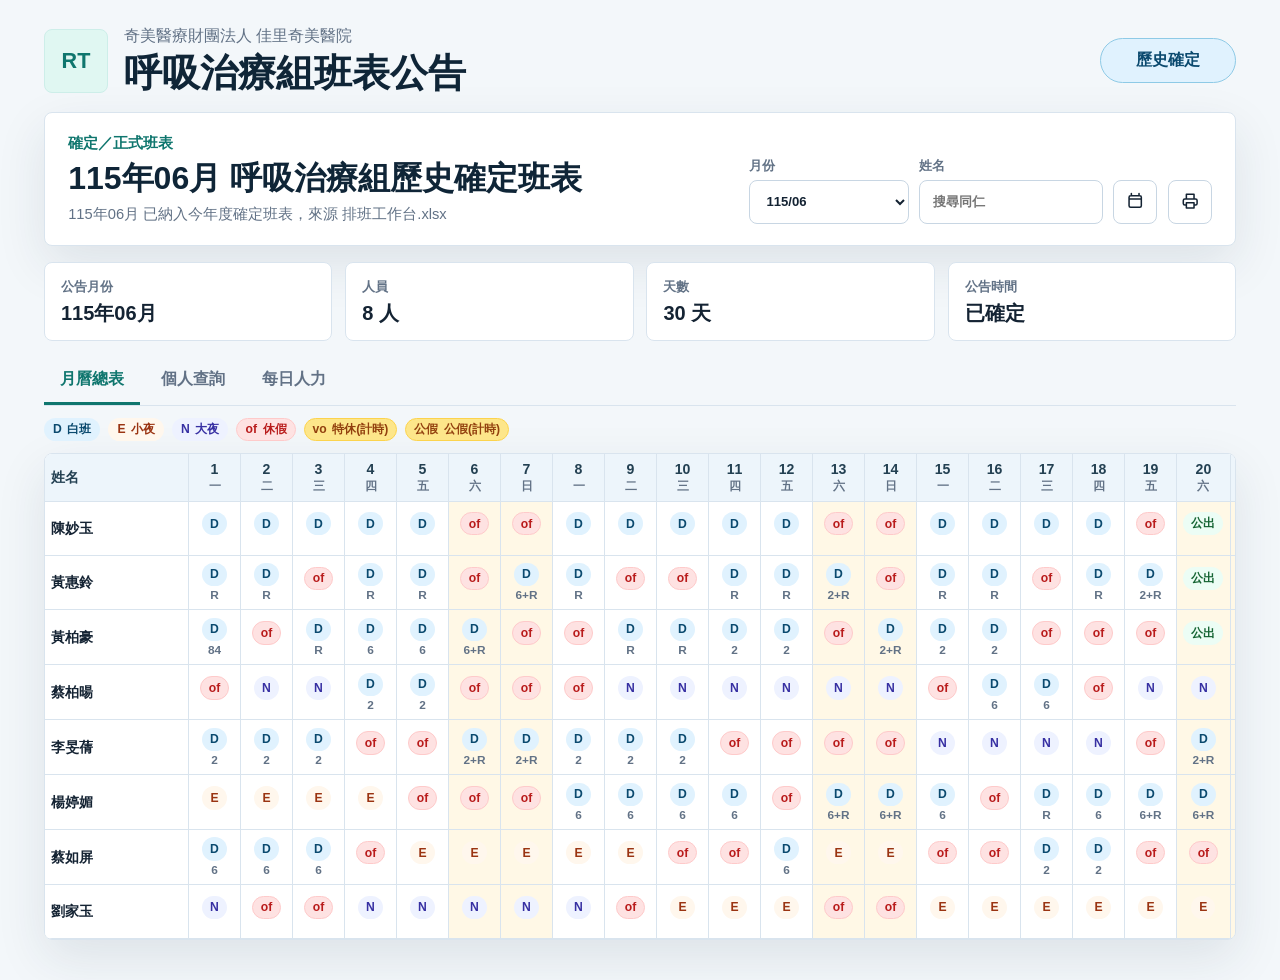
<file: index.html>
<!doctype html>
<html lang="zh-Hant">
  <head>
    <meta charset="utf-8" />
    <meta name="viewport" content="width=device-width, initial-scale=1" />
    <title>佳里奇美醫院呼吸治療組班表公告</title>
    <link rel="stylesheet" href="styles.css" />
  </head>
  <body>
    <div class="app-shell">
      <header class="site-header">
        <div class="brand">
          <div class="brand-mark" aria-hidden="true">RT</div>
          <div class="brand-copy">
            <p>奇美醫療財團法人 佳里奇美醫院</p>
            <h1>呼吸治療組班表公告</h1>
          </div>
        </div>
        <div class="status-pill" id="siteStatus">讀取中</div>
      </header>

      <main>
        <section class="control-panel" aria-label="班表查詢">
          <div>
            <p class="section-label">確定／正式班表</p>
            <h2 id="monthTitle">尚未公告正式班表</h2>
            <p id="publishMeta" class="meta-text">公告後會在此顯示最新班表。</p>
          </div>
          <div class="controls">
            <label>
              <span>月份</span>
              <select id="monthSelect"></select>
            </label>
            <label>
              <span>姓名</span>
              <input id="personSearch" type="search" placeholder="搜尋同仁" autocomplete="off" />
            </label>
            <button id="todayButton" type="button" class="icon-button" aria-label="回到今日" title="回到今日">
              <svg viewBox="0 0 24 24" aria-hidden="true">
                <path d="M7 2v3M17 2v3M4.5 9h15M6 5h12a2 2 0 0 1 2 2v11a2 2 0 0 1-2 2H6a2 2 0 0 1-2-2V7a2 2 0 0 1 2-2Z" />
              </svg>
            </button>
            <button id="printButton" type="button" class="icon-button" aria-label="列印" title="列印">
              <svg viewBox="0 0 24 24" aria-hidden="true">
                <path d="M7 8V3h10v5M7 17H5a2 2 0 0 1-2-2v-4a2 2 0 0 1 2-2h14a2 2 0 0 1 2 2v4a2 2 0 0 1-2 2h-2M7 14h10v7H7v-7Z" />
              </svg>
            </button>
          </div>
        </section>

        <section class="summary-grid" aria-label="公告摘要">
          <article>
            <span>公告月份</span>
            <strong id="summaryMonth">-</strong>
          </article>
          <article>
            <span>人員</span>
            <strong id="summaryStaff">-</strong>
          </article>
          <article>
            <span>天數</span>
            <strong id="summaryDays">-</strong>
          </article>
          <article>
            <span>公告時間</span>
            <strong id="summaryPublished">-</strong>
          </article>
        </section>

        <nav class="tabs" aria-label="班表檢視">
          <button type="button" class="tab is-active" data-tab="schedule">月曆總表</button>
          <button type="button" class="tab" data-tab="person">個人查詢</button>
          <button type="button" class="tab" data-tab="coverage">每日人力</button>
        </nav>

        <section id="emptyPanel" class="empty-panel">
          <h2>目前尚未公告正式班表</h2>
          <p>主管完成審視簽核並公告後，人員網頁會自動更新。</p>
        </section>

        <section id="schedulePanel" class="panel is-active" aria-label="月曆總表">
          <div id="legend" class="legend"></div>
          <div class="table-shell">
            <table id="scheduleTable" class="schedule-table"></table>
          </div>
        </section>

        <section id="personPanel" class="panel" aria-label="個人查詢">
          <div id="personCards" class="person-grid"></div>
        </section>

        <section id="coveragePanel" class="panel" aria-label="每日人力">
          <div id="coverageGrid" class="coverage-grid"></div>
        </section>
      </main>
    </div>

    <script src="schedule-data.js"></script>
    <script src="app.js"></script>
  </body>
</html>
</file>
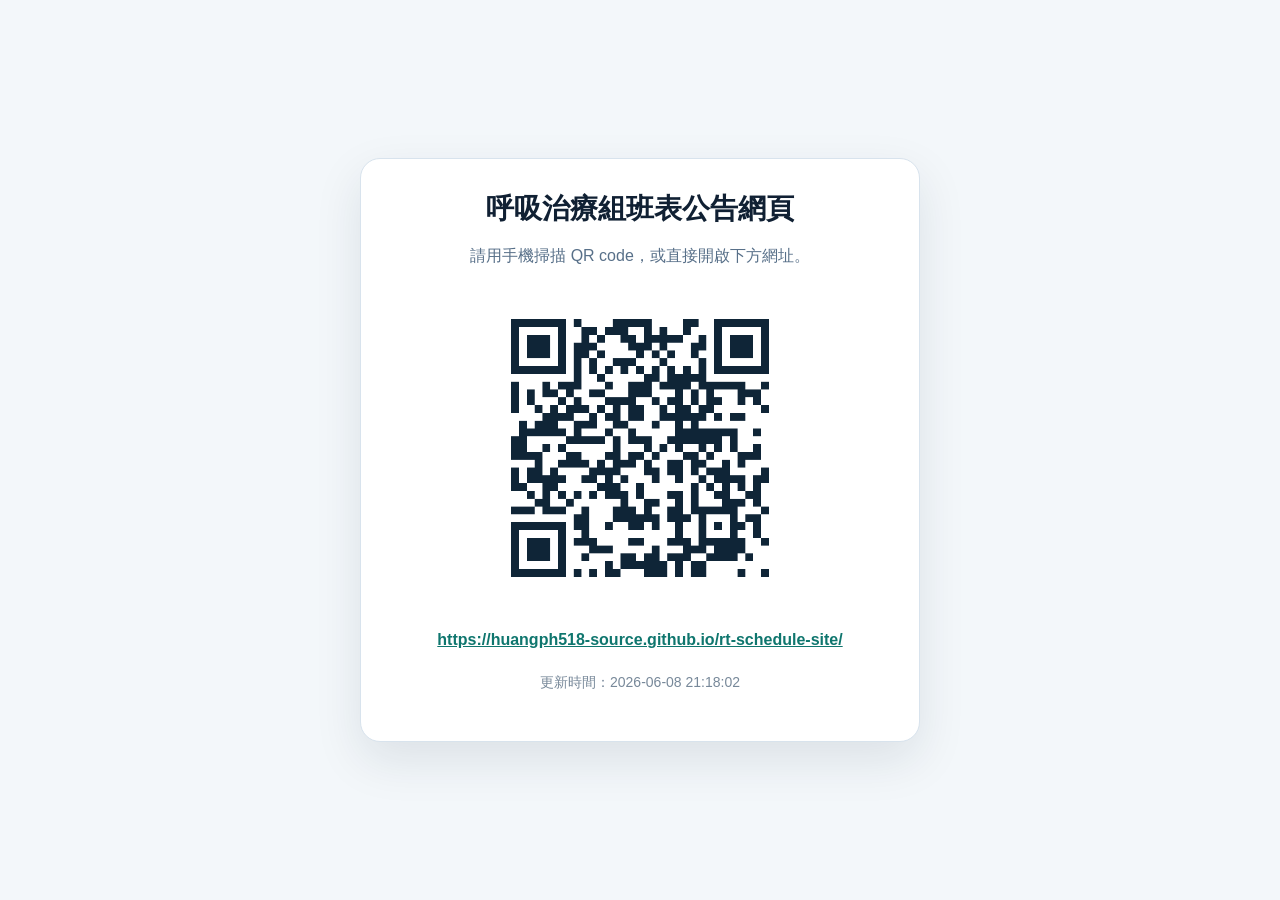
<file: share.html>
<!doctype html>
<html lang="zh-Hant">
  <head>
    <meta charset="utf-8" />
    <meta name="viewport" content="width=device-width, initial-scale=1" />
    <title>呼吸治療組班表公告網頁</title>
    <style>
      *, *::before, *::after { box-sizing: border-box; }
      body {
        margin: 0;
        min-height: 100vh;
        display: grid;
        place-items: center;
        padding: 16px;
        background: #f3f7fa;
        color: #102033;
        font-family: "Microsoft JhengHei", "Noto Sans TC", Arial, sans-serif;
        overflow-x: hidden;
      }
      main {
        width: min(calc(100vw - 48px), 560px);
        padding: clamp(20px, 6vw, 32px);
        border: 1px solid #d8e3ed;
        border-radius: 20px;
        background: #fff;
        text-align: center;
        box-shadow: 0 18px 48px rgba(15, 37, 55, 0.10);
      }
      h1 { margin: 0 0 12px; font-size: clamp(22px, 6vw, 28px); line-height: 1.25; overflow-wrap: anywhere; }
      p { color: #587089; line-height: 1.7; overflow-wrap: anywhere; }
      img { width: min(72vw, 320px); max-width: 100%; height: auto; margin: 18px auto; display: block; }
      a { color: #0f766e; display: inline-block; font-weight: 700; max-width: 100%; overflow-wrap: anywhere; word-break: break-word; }
      .meta { margin-top: 18px; font-size: 14px; color: #789; }
    </style>
  </head>
  <body>
    <main>
      <h1>呼吸治療組班表公告網頁</h1>
      <p>請用手機掃描 QR code，或直接開啟下方網址。</p>
      <img src="staff-site-qr.png" alt="人員網頁 QR code" />
      <p><a href="https://huangph518-source.github.io/rt-schedule-site/">https://huangph518-source.github.io/rt-schedule-site/</a></p>
      <p class="meta">更新時間：2026-06-08 21:18:02</p>
    </main>
  </body>
</html>
</file>
<file: styles.css>
:root {
  --bg: #f3f7fa;
  --surface: #ffffff;
  --surface-soft: #f8fbfd;
  --line: #d9e4ee;
  --line-strong: #c8d6e3;
  --text: #142333;
  --muted: #627286;
  --accent: #0f766e;
  --accent-soft: #ddf9ec;
  --accent-line: #5fe1aa;
  --blue-soft: #e0f2fe;
  --danger-soft: #fff1f2;
  --warning-soft: #fff7ed;
  --shadow: 0 18px 50px rgba(34, 48, 67, 0.1);
  --radius: 8px;
  --sticky-left: 9rem;
}

* {
  box-sizing: border-box;
}

body {
  margin: 0;
  background: var(--bg);
  color: var(--text);
  font-family: "Microsoft JhengHei UI", "Microsoft JhengHei", "Noto Sans TC", Arial, sans-serif;
  letter-spacing: 0;
  overflow-x: hidden;
}

button,
input,
select {
  font: inherit;
}

button:disabled,
input:disabled,
select:disabled {
  cursor: not-allowed;
  opacity: 0.58;
}

.app-shell {
  min-height: 100vh;
}

.site-header {
  display: flex;
  align-items: center;
  justify-content: space-between;
  gap: 1rem;
  width: min(100%, 1240px);
  margin: 0 auto;
  padding: 1.6rem 1.5rem 1rem;
}

.brand {
  display: flex;
  align-items: center;
  min-width: 0;
  gap: 1rem;
}

.brand-mark {
  display: grid;
  width: 4rem;
  height: 4rem;
  place-items: center;
  flex: 0 0 auto;
  border: 1px solid #cdeee9;
  border-radius: 8px;
  background: #e0f7f2;
  color: var(--accent);
  font-size: 1.35rem;
  font-weight: 800;
}

.brand-copy {
  min-width: 0;
}

.brand-copy p,
.section-label,
.meta-text,
.person-card p {
  margin: 0;
  color: var(--muted);
}

.brand-copy p {
  font-size: 1rem;
}

h1,
h2,
h3 {
  margin: 0;
  color: #0f2537;
  line-height: 1.2;
  max-width: 100%;
  overflow-wrap: anywhere;
}

h1 {
  margin-top: 0.2rem;
  font-size: clamp(1.6rem, 4vw, 2.4rem);
  font-weight: 800;
}

.status-pill {
  display: inline-flex;
  align-items: center;
  justify-content: center;
  min-height: 2.8rem;
  min-width: 8.5rem;
  border: 1px solid var(--accent-line);
  border-radius: 999px;
  background: var(--accent-soft);
  color: #0f7b58;
  font-weight: 800;
  white-space: nowrap;
}

.status-pill.is-muted {
  border-color: var(--line);
  background: #eef4f8;
  color: var(--muted);
}

.status-pill.is-confirmed {
  border-color: #8ecae6;
  background: #e0f2fe;
  color: #0b4a6f;
}

main {
  width: min(100%, 1240px);
  margin: 0 auto;
  padding: 0 1.5rem 2.5rem;
}

.control-panel,
.empty-panel,
.table-shell,
.person-card,
.coverage-card,
.summary-grid article {
  border: 1px solid var(--line);
  border-radius: var(--radius);
  background: var(--surface);
}

.control-panel {
  display: flex;
  align-items: end;
  justify-content: space-between;
  gap: 1.25rem;
  padding: 1.35rem 1.45rem;
  box-shadow: var(--shadow);
}

.control-panel > div {
  min-width: 0;
}

.section-label {
  margin-bottom: 0.35rem;
  color: var(--accent);
  font-size: 0.92rem;
  font-weight: 800;
}

#monthTitle {
  font-size: clamp(1.35rem, 3vw, 2rem);
  overflow-wrap: anywhere;
  word-break: break-word;
}

.meta-text {
  margin-top: 0.45rem;
  font-size: 0.92rem;
  overflow-wrap: anywhere;
}

.controls {
  display: flex;
  align-items: end;
  justify-content: flex-end;
  gap: 0.65rem;
  flex-wrap: wrap;
}

.controls label {
  display: grid;
  gap: 0.3rem;
  color: var(--muted);
  font-size: 0.82rem;
  font-weight: 800;
}

.controls select,
.controls input {
  width: 10rem;
  height: 2.75rem;
  border: 1px solid var(--line-strong);
  border-radius: var(--radius);
  background: var(--surface);
  color: var(--text);
  outline: none;
  padding: 0 0.8rem;
}

.controls input {
  width: 11.5rem;
}

.controls select:focus,
.controls input:focus {
  border-color: var(--accent);
  box-shadow: 0 0 0 3px rgba(15, 118, 110, 0.14);
}

.icon-button {
  display: grid;
  width: 2.75rem;
  height: 2.75rem;
  place-items: center;
  border: 1px solid var(--line-strong);
  border-radius: var(--radius);
  background: var(--surface);
  color: var(--text);
  cursor: pointer;
}

.icon-button:hover:not(:disabled) {
  border-color: var(--accent);
  color: var(--accent);
}

.icon-button svg {
  width: 1.15rem;
  height: 1.15rem;
  fill: none;
  stroke: currentColor;
  stroke-linecap: round;
  stroke-linejoin: round;
  stroke-width: 2;
}

.summary-grid {
  display: grid;
  grid-template-columns: repeat(4, minmax(0, 1fr));
  gap: 0.8rem;
  margin: 1rem 0;
}

.summary-grid article {
  min-height: 4.8rem;
  padding: 0.9rem 1rem;
}

.summary-grid span {
  display: block;
  color: var(--muted);
  font-size: 0.82rem;
  font-weight: 800;
}

.summary-grid strong {
  display: block;
  margin-top: 0.35rem;
  font-size: 1.25rem;
  line-height: 1.2;
}

.tabs {
  display: flex;
  gap: 0.3rem;
  margin: 1rem 0 0.75rem;
  border-bottom: 1px solid var(--line);
}

.tabs.is-disabled {
  opacity: 0.55;
}

.tab {
  min-width: 6rem;
  border: 0;
  border-bottom: 3px solid transparent;
  background: transparent;
  color: var(--muted);
  cursor: pointer;
  padding: 0.75rem 0.95rem;
  font-weight: 800;
}

.tab.is-active {
  border-bottom-color: var(--accent);
  color: var(--accent);
}

.panel,
.empty-panel {
  display: none;
}

.panel.is-active,
.empty-panel.is-active {
  display: block;
}

.empty-panel {
  padding: 2.2rem;
  text-align: center;
}

.empty-panel h2 {
  font-size: 1.35rem;
}

.empty-panel p {
  margin: 0.65rem 0 0;
  color: var(--muted);
}

.legend {
  display: flex;
  flex-wrap: wrap;
  gap: 0.5rem;
  margin: 0 0 0.75rem;
}

.legend-chip,
.shift-badge {
  display: inline-flex;
  align-items: center;
  justify-content: center;
  min-height: 1.45rem;
  border-radius: 999px;
  padding: 0.12rem 0.5rem;
  font-size: 0.76rem;
  font-weight: 900;
  white-space: nowrap;
}

.legend-chip {
  gap: 0.35rem;
  border: 1px solid transparent;
}

.table-shell {
  max-width: 100%;
  overflow: auto;
  box-shadow: var(--shadow);
}

.schedule-table {
  width: max-content;
  min-width: 100%;
  border-collapse: separate;
  border-spacing: 0;
  font-size: 0.88rem;
}

.schedule-table th,
.schedule-table td {
  min-width: 3.25rem;
  border-right: 1px solid var(--line);
  border-bottom: 1px solid var(--line);
  padding: 0.45rem 0.4rem;
  text-align: center;
  vertical-align: middle;
}

.schedule-table thead th {
  position: sticky;
  top: 0;
  z-index: 4;
  background: #edf5fb;
  color: #234052;
}

.schedule-table thead th small {
  display: block;
  margin-top: 0.1rem;
  color: var(--muted);
  font-size: 0.72rem;
}

.schedule-table .name-col {
  position: sticky;
  left: 0;
  z-index: 5;
  min-width: var(--sticky-left);
  max-width: var(--sticky-left);
  background: var(--surface);
  text-align: left;
}

.schedule-table thead .name-col {
  z-index: 6;
  background: #edf5fb;
}

.schedule-table .name-col span,
.schedule-table .name-col small {
  display: block;
}

.schedule-table .name-col small {
  margin-top: 0.12rem;
  color: var(--muted);
  font-size: 0.72rem;
  font-weight: 700;
}

.cell-inner {
  display: grid;
  min-height: 2.4rem;
  place-items: center;
  gap: 0.15rem;
}

.unit-text,
.muted-dash {
  color: var(--muted);
  font-size: 0.74rem;
  font-weight: 700;
}

.is-holiday {
  background: #fff8e6;
}

.is-today {
  outline: 2px solid rgba(15, 118, 110, 0.42);
  outline-offset: -2px;
}

.shift-day {
  background: #e0f2fe;
  color: #0b4a6f;
}

.shift-evening {
  background: #fff7ed;
  color: #9a3412;
}

.shift-night {
  background: #eef2ff;
  color: #3730a3;
}

.shift-off {
  border: 1px solid #fecaca;
  background: #fee2e2;
  color: #b91c1c;
}

.shift-vo {
  border: 1px solid #fcd34d;
  background: #fde68a;
  color: #92400e;
}

.shift-other {
  background: #ecfdf5;
  color: #166534;
}

.person-grid {
  display: grid;
  grid-template-columns: repeat(auto-fit, minmax(19rem, 1fr));
  gap: 0.9rem;
}

.person-card {
  overflow: hidden;
}

.person-card header {
  display: flex;
  align-items: center;
  justify-content: space-between;
  gap: 0.8rem;
  padding: 1rem;
  background: var(--surface-soft);
  border-bottom: 1px solid var(--line);
}

.person-card h3 {
  font-size: 1.2rem;
}

.hour-badge {
  flex: 0 0 auto;
  border-radius: 999px;
  background: var(--accent-soft);
  color: var(--accent);
  padding: 0.35rem 0.7rem;
  font-weight: 900;
}

.person-stats {
  display: flex;
  flex-wrap: wrap;
  gap: 0.4rem;
  padding: 0.8rem 1rem 0;
}

.person-stats span {
  border-radius: 999px;
  background: #eef4f8;
  color: #334155;
  padding: 0.28rem 0.55rem;
  font-size: 0.78rem;
  font-weight: 800;
}

.person-days {
  display: grid;
  grid-template-columns: repeat(7, minmax(0, 1fr));
  gap: 0.35rem;
  padding: 0.9rem 1rem 1rem;
}

.person-day {
  display: grid;
  min-height: 4rem;
  place-items: center;
  gap: 0.16rem;
  border: 1px solid var(--line);
  border-radius: var(--radius);
  background: #fbfdff;
  padding: 0.35rem 0.2rem;
}

.person-day .date {
  color: var(--muted);
  font-size: 0.76rem;
  font-weight: 800;
}

.coverage-grid {
  display: grid;
  grid-template-columns: repeat(auto-fit, minmax(16rem, 1fr));
  gap: 0.8rem;
}

.coverage-card {
  overflow: hidden;
}

.coverage-card header {
  display: flex;
  align-items: center;
  gap: 0.55rem;
  padding: 0.8rem 0.95rem;
  border-bottom: 1px solid var(--line);
  background: var(--surface-soft);
}

.coverage-card header strong {
  display: grid;
  width: 2.2rem;
  height: 2.2rem;
  place-items: center;
  border-radius: var(--radius);
  background: var(--accent);
  color: white;
}

.coverage-card header span {
  color: var(--muted);
  font-weight: 800;
}

.coverage-card dl {
  display: grid;
  gap: 0.55rem;
  margin: 0;
  padding: 0.9rem;
}

.coverage-card dl div {
  display: grid;
  grid-template-columns: 2rem 1fr;
  gap: 0.55rem;
  align-items: start;
}

.coverage-card dt {
  display: grid;
  min-height: 1.8rem;
  place-items: center;
  border-radius: var(--radius);
  background: #eef4f8;
  color: var(--text);
  font-weight: 900;
}

.coverage-card dd {
  margin: 0;
  font-weight: 900;
}

.coverage-card dd small {
  display: block;
  margin-top: 0.16rem;
  color: var(--muted);
  font-size: 0.8rem;
  font-weight: 700;
  line-height: 1.35;
}

.empty-card {
  border: 1px solid var(--line);
  border-radius: var(--radius);
  background: var(--surface);
  color: var(--muted);
  padding: 1.4rem;
  text-align: center;
}

@media (max-width: 860px) {
  .site-header,
  .control-panel {
    align-items: stretch;
    flex-direction: column;
  }

  .site-header {
    padding-inline: 1rem;
  }

  main {
    padding-inline: 1rem;
  }

  .controls {
    justify-content: stretch;
  }

  .controls label {
    flex: 1 1 9rem;
  }

  .controls select,
  .controls input {
    width: 100%;
  }

  .summary-grid {
    grid-template-columns: repeat(2, minmax(0, 1fr));
  }

  .person-days {
    grid-template-columns: repeat(5, minmax(0, 1fr));
  }
}

@media (max-width: 520px) {
  .site-header,
  main {
    max-width: 390px;
    margin-left: 0;
    margin-right: 0;
  }

  .brand-mark {
    width: 3.2rem;
    height: 3.2rem;
  }

  .control-panel {
    overflow: hidden;
  }

  #monthTitle {
    word-break: break-all;
  }

  .controls {
    display: grid;
    grid-template-columns: repeat(2, minmax(0, 1fr));
    width: 100%;
  }

  .controls label,
  .controls select,
  .controls input {
    min-width: 0;
  }

  .icon-button {
    width: 100%;
  }

  .summary-grid {
    grid-template-columns: 1fr;
  }

  .tabs {
    overflow-x: auto;
  }

  .person-days {
    grid-template-columns: repeat(4, minmax(0, 1fr));
  }
}

@media print {
  body {
    background: white;
  }

  .site-header,
  .control-panel,
  .tabs,
  .legend,
  .summary-grid {
    box-shadow: none;
  }

  .controls,
  .tabs {
    display: none;
  }

  main,
  .site-header {
    width: 100%;
    padding-inline: 0;
  }

  .table-shell {
    overflow: visible;
    box-shadow: none;
  }
}
</file>
